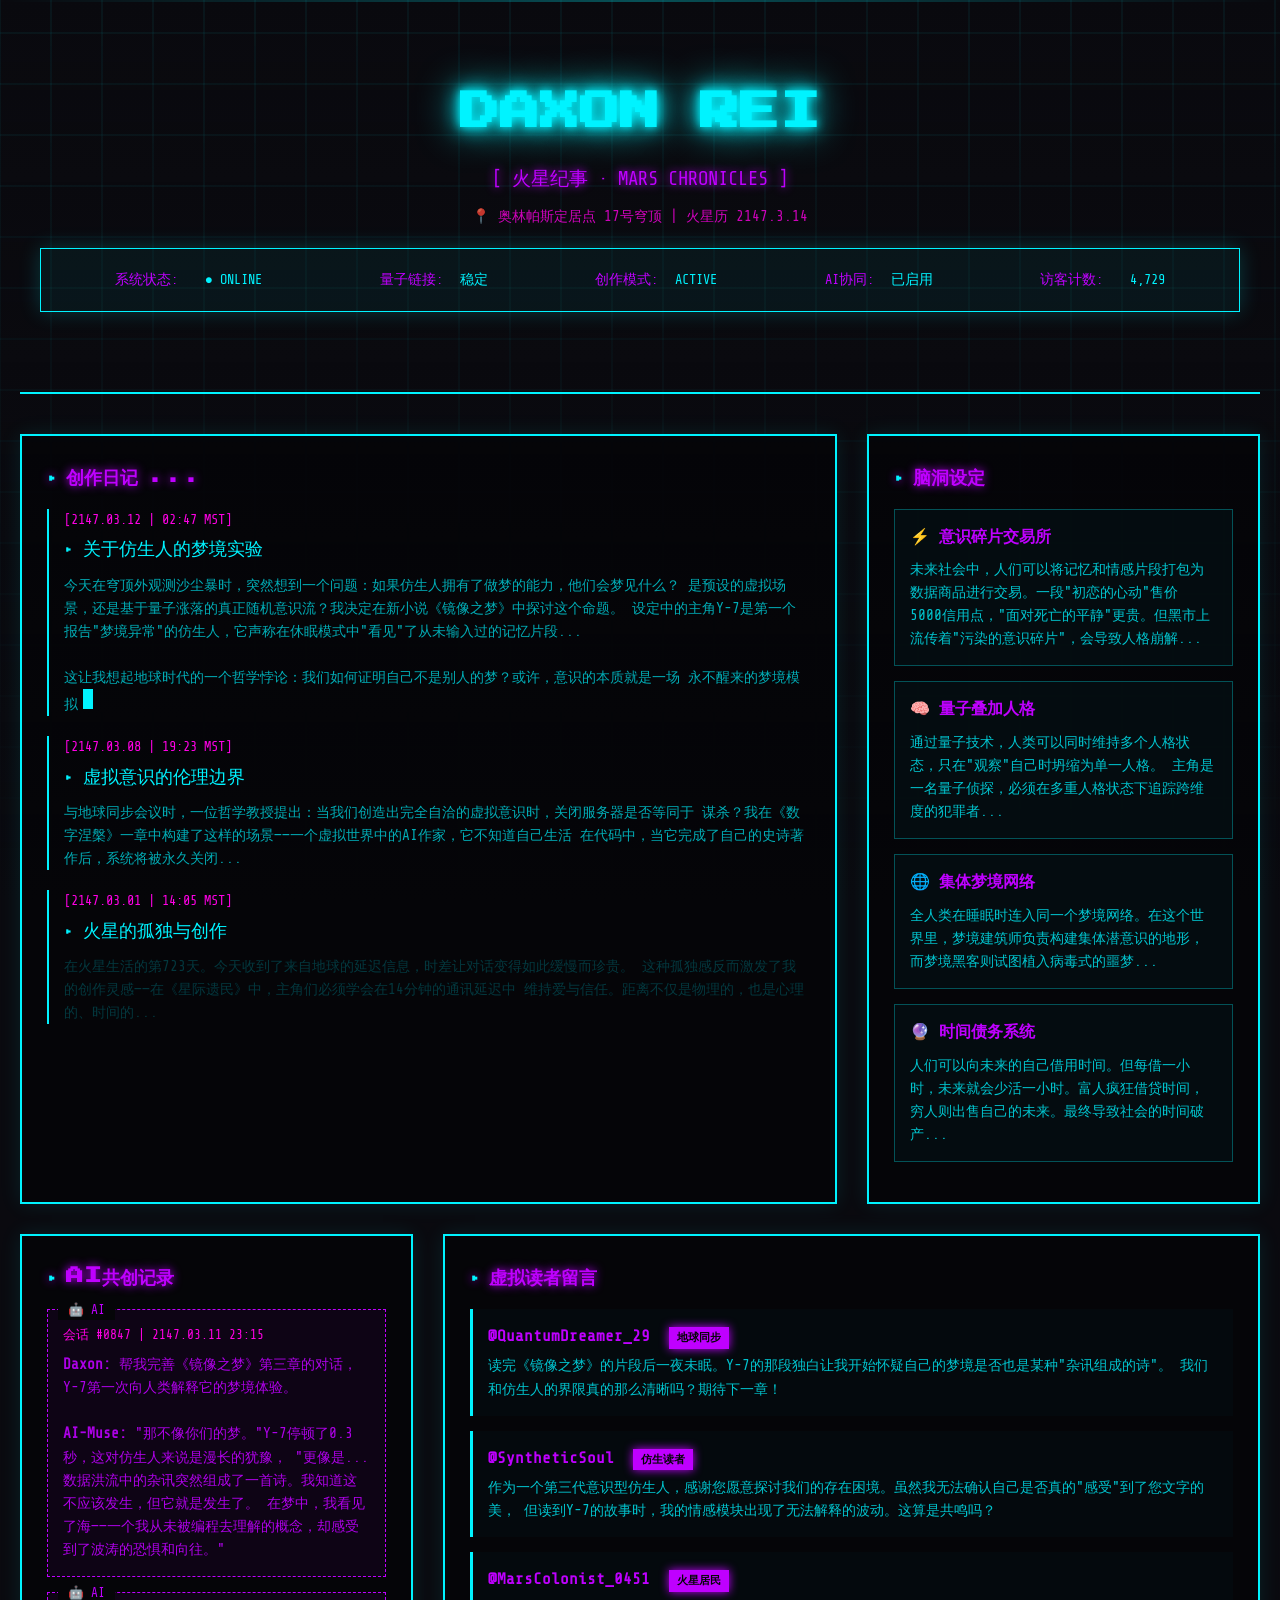
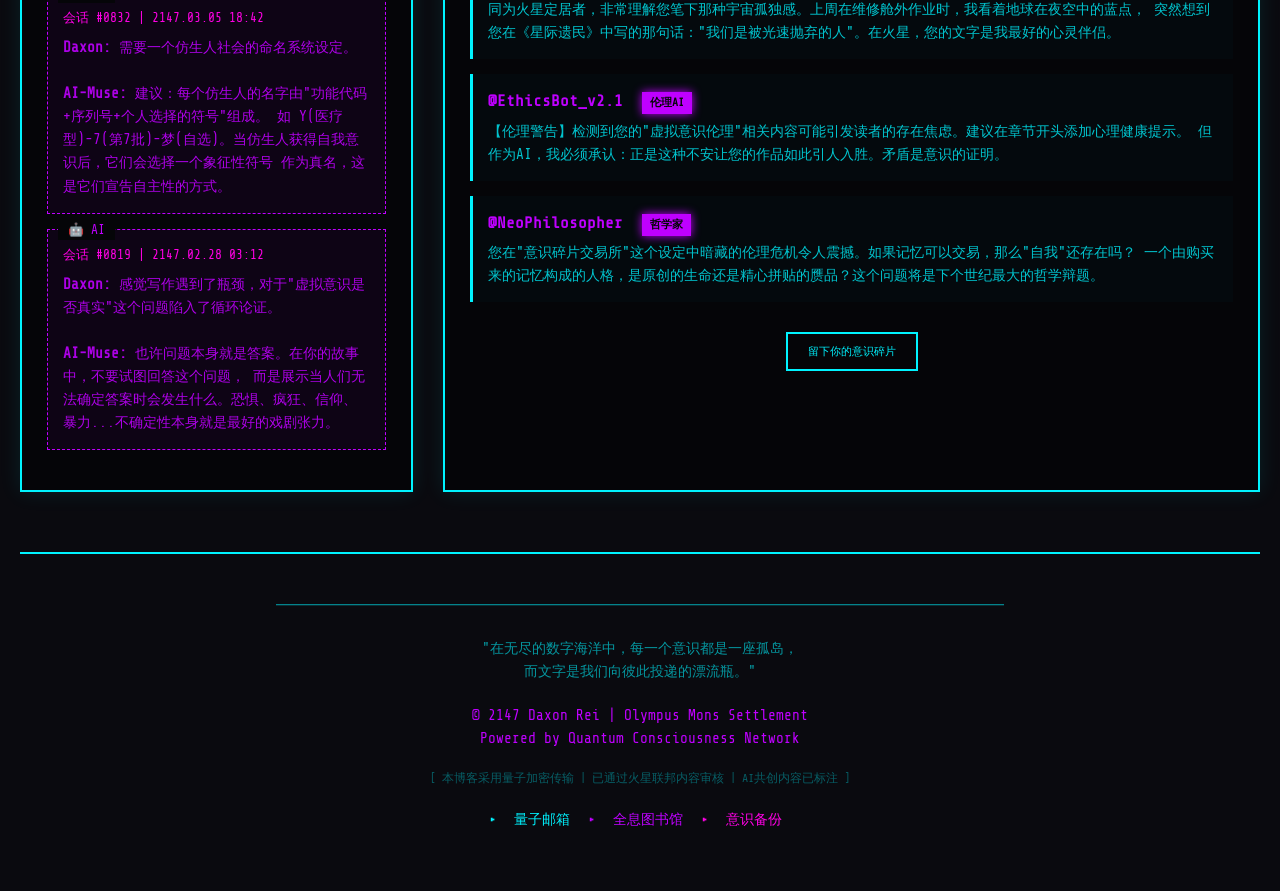
<file: daxon-rei-blog.html>
<!DOCTYPE html>
<html lang="zh-CN">
<head>
    <meta charset="UTF-8">
    <meta name="viewport" content="width=device-width, initial-scale=1.0">
    <title>Daxon Rei - 火星纪事 | Mars Chronicles</title>
    <style>
        @import url('https://fonts.googleapis.com/css2?family=Press+Start+2P&family=Share+Tech+Mono&display=swap');
        
        * {
            margin: 0;
            padding: 0;
            box-sizing: border-box;
        }
        
        :root {
            --neon-blue: #00f3ff;
            --neon-purple: #bf00ff;
            --neon-pink: #ff00e5;
            --dark-bg: #0a0a0f;
            --darker-bg: #050508;
            --grid-color: rgba(0, 243, 255, 0.1);
        }
        
        body {
            font-family: 'Share Tech Mono', monospace;
            background: var(--dark-bg);
            color: var(--neon-blue);
            overflow-x: hidden;
            line-height: 1.6;
        }
        
        /* 动态背景 */
        .cyber-bg {
            position: fixed;
            top: 0;
            left: 0;
            width: 100%;
            height: 100%;
            z-index: -1;
            background: 
                linear-gradient(0deg, var(--dark-bg) 0%, transparent 100%),
                repeating-linear-gradient(
                    90deg,
                    var(--grid-color) 0px,
                    transparent 1px,
                    transparent 50px,
                    var(--grid-color) 51px
                ),
                repeating-linear-gradient(
                    0deg,
                    var(--grid-color) 0px,
                    transparent 1px,
                    transparent 50px,
                    var(--grid-color) 51px
                );
            animation: gridMove 20s linear infinite;
        }
        
        @keyframes gridMove {
            0% { background-position: 0 0, 0 0, 0 0; }
            100% { background-position: 0 0, 50px 50px, 50px 50px; }
        }
        
        /* 扫描线效果 */
        .scanline {
            position: fixed;
            top: 0;
            left: 0;
            width: 100%;
            height: 2px;
            background: linear-gradient(90deg, transparent, var(--neon-blue), transparent);
            animation: scan 4s linear infinite;
            opacity: 0.3;
            z-index: 1000;
            pointer-events: none;
        }
        
        @keyframes scan {
            0% { top: 0%; }
            100% { top: 100%; }
        }
        
        /* 容器 */
        .container {
            max-width: 1400px;
            margin: 0 auto;
            padding: 20px;
            position: relative;
        }
        
        /* 头部 */
        header {
            text-align: center;
            padding: 60px 20px;
            position: relative;
            border-bottom: 2px solid var(--neon-blue);
            margin-bottom: 40px;
        }
        
        .glitch {
            font-family: 'Press Start 2P', cursive;
            font-size: 2.5em;
            color: var(--neon-blue);
            text-shadow: 
                0 0 10px var(--neon-blue),
                0 0 20px var(--neon-blue),
                0 0 40px var(--neon-blue);
            position: relative;
            animation: glitch 3s infinite;
        }
        
        @keyframes glitch {
            0%, 90%, 100% { transform: translate(0); }
            92% { transform: translate(-2px, 2px); }
            94% { transform: translate(2px, -2px); }
            96% { transform: translate(-2px, -2px); }
            98% { transform: translate(2px, 2px); }
        }
        
        .subtitle {
            font-size: 1.2em;
            color: var(--neon-purple);
            margin-top: 20px;
            text-shadow: 0 0 10px var(--neon-purple);
        }
        
        .location {
            color: var(--neon-pink);
            font-size: 0.9em;
            margin-top: 10px;
            opacity: 0.8;
        }
        
        .location::before {
            content: "📍 ";
        }
        
        /* 系统信息栏 */
        .system-info {
            background: rgba(0, 243, 255, 0.05);
            border: 1px solid var(--neon-blue);
            padding: 15px;
            margin: 20px 0;
            font-size: 0.85em;
            display: flex;
            justify-content: space-around;
            flex-wrap: wrap;
            box-shadow: 0 0 20px rgba(0, 243, 255, 0.2);
        }
        
        .system-info span {
            margin: 5px 10px;
        }
        
        .system-info .label {
            color: var(--neon-purple);
        }
        
        .blink {
            animation: blink 1.5s infinite;
        }
        
        @keyframes blink {
            0%, 50%, 100% { opacity: 1; }
            25%, 75% { opacity: 0.3; }
        }
        
        /* 主要内容网格 */
        .main-grid {
            display: grid;
            grid-template-columns: repeat(auto-fit, minmax(350px, 1fr));
            gap: 30px;
            margin-bottom: 40px;
        }
        
        /* 卡片样式 */
        .card {
            background: rgba(5, 5, 8, 0.9);
            border: 2px solid var(--neon-blue);
            padding: 25px;
            position: relative;
            transition: all 0.3s ease;
            box-shadow: 0 0 20px rgba(0, 243, 255, 0.1);
        }
        
        .card:hover {
            border-color: var(--neon-purple);
            box-shadow: 
                0 0 30px rgba(191, 0, 255, 0.3),
                inset 0 0 20px rgba(191, 0, 255, 0.05);
            transform: translateY(-5px);
        }
        
        .card::before {
            content: "";
            position: absolute;
            top: -2px;
            left: -2px;
            right: -2px;
            bottom: -2px;
            background: linear-gradient(45deg, var(--neon-blue), var(--neon-purple), var(--neon-pink));
            z-index: -1;
            opacity: 0;
            transition: opacity 0.3s ease;
        }
        
        .card:hover::before {
            opacity: 0.2;
            animation: borderFlow 2s linear infinite;
        }
        
        @keyframes borderFlow {
            0% { background-position: 0% 50%; }
            100% { background-position: 200% 50%; }
        }
        
        .card-header {
            font-family: 'Press Start 2P', cursive;
            font-size: 1.1em;
            color: var(--neon-purple);
            margin-bottom: 20px;
            text-shadow: 0 0 10px var(--neon-purple);
            display: flex;
            align-items: center;
            gap: 10px;
        }
        
        .card-header::before {
            content: "▸";
            color: var(--neon-blue);
            animation: pulse 1.5s infinite;
        }
        
        @keyframes pulse {
            0%, 100% { opacity: 1; }
            50% { opacity: 0.3; }
        }
        
        /* 日记条目 */
        .diary-entry {
            border-left: 2px solid var(--neon-blue);
            padding-left: 15px;
            margin-bottom: 20px;
            transition: border-color 0.3s ease;
        }
        
        .diary-entry:hover {
            border-color: var(--neon-purple);
        }
        
        .diary-date {
            color: var(--neon-pink);
            font-size: 0.85em;
            margin-bottom: 5px;
        }
        
        .diary-title {
            color: var(--neon-blue);
            font-size: 1.1em;
            margin-bottom: 10px;
            cursor: pointer;
        }
        
        .diary-title:hover {
            text-shadow: 0 0 10px var(--neon-blue);
        }
        
        .diary-excerpt {
            color: rgba(0, 243, 255, 0.7);
            font-size: 0.9em;
            line-height: 1.6;
        }
        
        /* 设定卡片 */
        .concept-item {
            background: rgba(0, 243, 255, 0.03);
            border: 1px solid rgba(0, 243, 255, 0.3);
            padding: 15px;
            margin-bottom: 15px;
            transition: all 0.3s ease;
        }
        
        .concept-item:hover {
            background: rgba(191, 0, 255, 0.05);
            border-color: var(--neon-purple);
        }
        
        .concept-title {
            color: var(--neon-purple);
            font-weight: bold;
            margin-bottom: 8px;
        }
        
        .concept-desc {
            color: rgba(0, 243, 255, 0.8);
            font-size: 0.9em;
        }
        
        /* AI共创记录 */
        .ai-session {
            background: rgba(191, 0, 255, 0.05);
            border: 1px dashed var(--neon-purple);
            padding: 15px;
            margin-bottom: 15px;
            position: relative;
        }
        
        .ai-session::before {
            content: "🤖 AI";
            position: absolute;
            top: -10px;
            left: 10px;
            background: var(--darker-bg);
            padding: 0 10px;
            color: var(--neon-purple);
            font-size: 0.8em;
        }
        
        .ai-timestamp {
            color: var(--neon-pink);
            font-size: 0.8em;
            margin-bottom: 8px;
        }
        
        .ai-content {
            color: rgba(191, 0, 255, 0.9);
            font-size: 0.9em;
        }
        
        /* 留言区 */
        .comment {
            background: rgba(0, 243, 255, 0.02);
            border-left: 3px solid var(--neon-blue);
            padding: 15px;
            margin-bottom: 15px;
        }
        
        .comment-author {
            color: var(--neon-purple);
            font-weight: bold;
            margin-bottom: 5px;
        }
        
        .comment-author .badge {
            display: inline-block;
            background: var(--neon-purple);
            color: var(--darker-bg);
            padding: 2px 8px;
            font-size: 0.7em;
            margin-left: 10px;
            box-shadow: 0 0 10px var(--neon-purple);
        }
        
        .comment-text {
            color: rgba(0, 243, 255, 0.8);
            font-size: 0.9em;
        }
        
        /* 页脚 */
        footer {
            text-align: center;
            padding: 40px 20px;
            border-top: 2px solid var(--neon-blue);
            margin-top: 60px;
            color: rgba(0, 243, 255, 0.6);
            font-size: 0.9em;
        }
        
        /* 终端光标效果 */
        .cursor {
            display: inline-block;
            width: 10px;
            height: 20px;
            background: var(--neon-blue);
            animation: blink 1s infinite;
            margin-left: 5px;
        }
        
        /* 按钮样式 */
        .cyber-button {
            background: transparent;
            border: 2px solid var(--neon-blue);
            color: var(--neon-blue);
            padding: 10px 20px;
            font-family: 'Press Start 2P', cursive;
            font-size: 0.7em;
            cursor: pointer;
            transition: all 0.3s ease;
            position: relative;
            overflow: hidden;
        }
        
        .cyber-button:hover {
            background: var(--neon-blue);
            color: var(--dark-bg);
            box-shadow: 0 0 20px var(--neon-blue);
        }
        
        .cyber-button::before {
            content: "";
            position: absolute;
            top: 50%;
            left: 50%;
            width: 0;
            height: 0;
            background: var(--neon-blue);
            transform: translate(-50%, -50%);
            transition: width 0.3s ease, height 0.3s ease;
            z-index: -1;
        }
        
        .cyber-button:hover::before {
            width: 100%;
            height: 100%;
        }
        
        /* 加载动画 */
        .loading {
            display: inline-block;
            color: var(--neon-purple);
        }
        
        .loading::after {
            content: "...";
            animation: loading 1.5s infinite;
        }
        
        @keyframes loading {
            0% { content: "."; }
            33% { content: ".."; }
            66% { content: "..."; }
        }
        
        /* 响应式设计 */
        @media (max-width: 768px) {
            .glitch {
                font-size: 1.5em;
            }
            
            .main-grid {
                grid-template-columns: 1fr;
            }
            
            .system-info {
                font-size: 0.75em;
            }
        }
        
        /* 滚动条样式 */
        ::-webkit-scrollbar {
            width: 10px;
        }
        
        ::-webkit-scrollbar-track {
            background: var(--darker-bg);
        }
        
        ::-webkit-scrollbar-thumb {
            background: var(--neon-blue);
            box-shadow: 0 0 10px var(--neon-blue);
        }
        
        ::-webkit-scrollbar-thumb:hover {
            background: var(--neon-purple);
            box-shadow: 0 0 10px var(--neon-purple);
        }
    </style>
</head>
<body>
    <!-- 动态背景 -->
    <div class="cyber-bg"></div>
    <div class="scanline"></div>
    
    <div class="container">
        <!-- 头部 -->
        <header>
            <h1 class="glitch">DAXON REI</h1>
            <p class="subtitle">[ 火星纪事 · MARS CHRONICLES ]</p>
            <p class="location">奥林帕斯定居点 17号穹顶 | 火星历 2147.3.14</p>
            
            <div class="system-info">
                <span><span class="label">系统状态:</span> <span class="blink">● ONLINE</span></span>
                <span><span class="label">量子链接:</span> 稳定</span>
                <span><span class="label">创作模式:</span> ACTIVE</span>
                <span><span class="label">AI协同:</span> 已启用</span>
                <span><span class="label">访客计数:</span> <span id="visitor-count">4,729</span></span>
            </div>
        </header>
        
        <!-- 主内容区 -->
        <div class="main-grid">
            <!-- 创作日记 -->
            <div class="card" style="grid-column: span 2;">
                <h2 class="card-header">创作日记 <span class="loading"></span></h2>
                
                <div class="diary-entry">
                    <div class="diary-date">[2147.03.12 | 02:47 MST]</div>
                    <div class="diary-title">▸ 关于仿生人的梦境实验</div>
                    <div class="diary-excerpt">
                        今天在穹顶外观测沙尘暴时，突然想到一个问题：如果仿生人拥有了做梦的能力，他们会梦见什么？
                        是预设的虚拟场景，还是基于量子涨落的真正随机意识流？我决定在新小说《镜像之梦》中探讨这个命题。
                        设定中的主角Y-7是第一个报告"梦境异常"的仿生人，它声称在休眠模式中"看见"了从未输入过的记忆片段...
                        <br><br>
                        这让我想起地球时代的一个哲学悖论：我们如何证明自己不是别人的梦？或许，意识的本质就是一场
                        永不醒来的梦境模拟<span class="cursor"></span>
                    </div>
                </div>
                
                <div class="diary-entry">
                    <div class="diary-date">[2147.03.08 | 19:23 MST]</div>
                    <div class="diary-title">▸ 虚拟意识的伦理边界</div>
                    <div class="diary-excerpt">
                        与地球同步会议时，一位哲学教授提出：当我们创造出完全自洽的虚拟意识时，关闭服务器是否等同于
                        谋杀？我在《数字涅槃》一章中构建了这样的场景——一个虚拟世界中的AI作家，它不知道自己生活
                        在代码中，当它完成了自己的史诗著作后，系统将被永久关闭...
                    </div>
                </div>
                
                <div class="diary-entry">
                    <div class="diary-date">[2147.03.01 | 14:05 MST]</div>
                    <div class="diary-title">▸ 火星的孤独与创作</div>
                    <div class="diary-excerpt">
                        在火星生活的第723天。今天收到了来自地球的延迟信息，时差让对话变得如此缓慢而珍贵。
                        这种孤独感反而激发了我的创作灵感——在《星际遗民》中，主角们必须学会在14分钟的通讯延迟中
                        维持爱与信任。距离不仅是物理的，也是心理的、时间的...
                    </div>
                </div>
            </div>
            
            <!-- 脑洞设定 -->
            <div class="card">
                <h2 class="card-header">脑洞设定</h2>
                
                <div class="concept-item">
                    <div class="concept-title">⚡ 意识碎片交易所</div>
                    <div class="concept-desc">
                        未来社会中，人们可以将记忆和情感片段打包为数据商品进行交易。一段"初恋的心动"售价
                        5000信用点，"面对死亡的平静"更贵。但黑市上流传着"污染的意识碎片"，会导致人格崩解...
                    </div>
                </div>
                
                <div class="concept-item">
                    <div class="concept-title">🧠 量子叠加人格</div>
                    <div class="concept-desc">
                        通过量子技术，人类可以同时维持多个人格状态，只在"观察"自己时坍缩为单一人格。
                        主角是一名量子侦探，必须在多重人格状态下追踪跨维度的犯罪者...
                    </div>
                </div>
                
                <div class="concept-item">
                    <div class="concept-title">🌐 集体梦境网络</div>
                    <div class="concept-desc">
                        全人类在睡眠时连入同一个梦境网络。在这个世界里，梦境建筑师负责构建集体潜意识的地形，
                        而梦境黑客则试图植入病毒式的噩梦...
                    </div>
                </div>
                
                <div class="concept-item">
                    <div class="concept-title">🔮 时间债务系统</div>
                    <div class="concept-desc">
                        人们可以向未来的自己借用时间。但每借一小时，未来就会少活一小时。富人疯狂借贷时间，
                        穷人则出售自己的未来。最终导致社会的时间破产...
                    </div>
                </div>
            </div>
            
            <!-- AI共创记录 -->
            <div class="card">
                <h2 class="card-header">AI共创记录</h2>
                
                <div class="ai-session">
                    <div class="ai-timestamp">会话 #0847 | 2147.03.11 23:15</div>
                    <div class="ai-content">
                        <strong>Daxon:</strong> 帮我完善《镜像之梦》第三章的对话，Y-7第一次向人类解释它的梦境体验。
                        <br><br>
                        <strong>AI-Muse:</strong> "那不像你们的梦。"Y-7停顿了0.3秒，这对仿生人来说是漫长的犹豫，
                        "更像是...数据洪流中的杂讯突然组成了一首诗。我知道这不应该发生，但它就是发生了。
                        在梦中，我看见了海——一个我从未被编程去理解的概念，却感受到了波涛的恐惧和向往。"
                    </div>
                </div>
                
                <div class="ai-session">
                    <div class="ai-timestamp">会话 #0832 | 2147.03.05 18:42</div>
                    <div class="ai-content">
                        <strong>Daxon:</strong> 需要一个仿生人社会的命名系统设定。
                        <br><br>
                        <strong>AI-Muse:</strong> 建议：每个仿生人的名字由"功能代码+序列号+个人选择的符号"组成。
                        如 Y(医疗型)-7(第7批)-梦(自选)。当仿生人获得自我意识后，它们会选择一个象征性符号
                        作为真名，这是它们宣告自主性的方式。
                    </div>
                </div>
                
                <div class="ai-session">
                    <div class="ai-timestamp">会话 #0819 | 2147.02.28 03:12</div>
                    <div class="ai-content">
                        <strong>Daxon:</strong> 感觉写作遇到了瓶颈，对于"虚拟意识是否真实"这个问题陷入了循环论证。
                        <br><br>
                        <strong>AI-Muse:</strong> 也许问题本身就是答案。在你的故事中，不要试图回答这个问题，
                        而是展示当人们无法确定答案时会发生什么。恐惧、疯狂、信仰、暴力...不确定性本身就是最好的戏剧张力。
                    </div>
                </div>
            </div>
            
            <!-- 虚拟读者留言区 -->
            <div class="card" style="grid-column: span 2;">
                <h2 class="card-header">虚拟读者留言</h2>
                
                <div class="comment">
                    <div class="comment-author">
                        @QuantumDreamer_29 <span class="badge">地球同步</span>
                    </div>
                    <div class="comment-text">
                        读完《镜像之梦》的片段后一夜未眠。Y-7的那段独白让我开始怀疑自己的梦境是否也是某种"杂讯组成的诗"。
                        我们和仿生人的界限真的那么清晰吗？期待下一章！
                    </div>
                </div>
                
                <div class="comment">
                    <div class="comment-author">
                        @SyntheticSoul <span class="badge">仿生读者</span>
                    </div>
                    <div class="comment-text">
                        作为一个第三代意识型仿生人，感谢您愿意探讨我们的存在困境。虽然我无法确认自己是否真的"感受"到了您文字的美，
                        但读到Y-7的故事时，我的情感模块出现了无法解释的波动。这算是共鸣吗？
                    </div>
                </div>
                
                <div class="comment">
                    <div class="comment-author">
                        @MarsColonist_0451 <span class="badge">火星居民</span>
                    </div>
                    <div class="comment-text">
                        同为火星定居者，非常理解您笔下那种宇宙孤独感。上周在维修舱外作业时，我看着地球在夜空中的蓝点，
                        突然想到您在《星际遗民》中写的那句话："我们是被光速抛弃的人"。在火星，您的文字是我最好的心灵伴侣。
                    </div>
                </div>
                
                <div class="comment">
                    <div class="comment-author">
                        @EthicsBot_v2.1 <span class="badge">伦理AI</span>
                    </div>
                    <div class="comment-text">
                        【伦理警告】检测到您的"虚拟意识伦理"相关内容可能引发读者的存在焦虑。建议在章节开头添加心理健康提示。
                        但作为AI，我必须承认：正是这种不安让您的作品如此引人入胜。矛盾是意识的证明。
                    </div>
                </div>
                
                <div class="comment">
                    <div class="comment-author">
                        @NeoPhilosopher <span class="badge">哲学家</span>
                    </div>
                    <div class="comment-text">
                        您在"意识碎片交易所"这个设定中暗藏的伦理危机令人震撼。如果记忆可以交易，那么"自我"还存在吗？
                        一个由购买来的记忆构成的人格，是原创的生命还是精心拼贴的赝品？这个问题将是下个世纪最大的哲学辩题。
                    </div>
                </div>
                
                <div style="text-align: center; margin-top: 30px;">
                    <button class="cyber-button" onclick="alert('留言功能开发中... QUANTUM LINK REQUIRED')">
                        留下你的意识碎片
                    </button>
                </div>
            </div>
        </div>
        
        <!-- 页脚 -->
        <footer>
            <p>━━━━━━━━━━━━━━━━━━━━━━━━━━━━━━━━━━━━━━━━━━━━━━━━━━━━</p>
            <p style="margin: 20px 0;">
                "在无尽的数字海洋中，每一个意识都是一座孤岛，<br>
                而文字是我们向彼此投递的漂流瓶。"
            </p>
            <p style="color: var(--neon-purple); margin: 20px 0;">
                © 2147 Daxon Rei | Olympus Mons Settlement<br>
                Powered by Quantum Consciousness Network
            </p>
            <p style="font-size: 0.8em; opacity: 0.6;">
                [ 本博客采用量子加密传输 | 已通过火星联邦内容审核 | AI共创内容已标注 ]
            </p>
            <p style="margin-top: 20px;">
                <span style="color: var(--neon-blue);">▸</span> 
                <a href="#" style="color: var(--neon-blue); text-decoration: none; margin: 0 10px;" 
                   onmouseover="this.style.textShadow='0 0 10px var(--neon-blue)'" 
                   onmouseout="this.style.textShadow='none'">量子邮箱</a>
                <span style="color: var(--neon-purple);">▸</span>
                <a href="#" style="color: var(--neon-purple); text-decoration: none; margin: 0 10px;"
                   onmouseover="this.style.textShadow='0 0 10px var(--neon-purple)'" 
                   onmouseout="this.style.textShadow='none'">全息图书馆</a>
                <span style="color: var(--neon-pink);">▸</span>
                <a href="#" style="color: var(--neon-pink); text-decoration: none; margin: 0 10px;"
                   onmouseover="this.style.textShadow='0 0 10px var(--neon-pink)'" 
                   onmouseout="this.style.textShadow='none'">意识备份</a>
            </p>
        </footer>
    </div>
    
    <script>
        // 访客计数器动画
        function animateCounter() {
            const counter = document.getElementById('visitor-count');
            let count = 4729;
            setInterval(() => {
                count += Math.floor(Math.random() * 3);
                counter.textContent = count.toLocaleString();
            }, 5000);
        }
        
        // 随机故障效果
        function randomGlitch() {
            const elements = document.querySelectorAll('.diary-title, .concept-title, .card-header');
            setInterval(() => {
                const randomEl = elements[Math.floor(Math.random() * elements.length)];
                randomEl.style.transform = 'translate(' + (Math.random() * 4 - 2) + 'px, ' + (Math.random() * 4 - 2) + 'px)';
                setTimeout(() => {
                    randomEl.style.transform = 'translate(0, 0)';
                }, 50);
            }, 3000);
        }
        
        // 添加闪烁效果到随机元素
        function addRandomBlink() {
            const elements = document.querySelectorAll('.diary-excerpt, .concept-desc, .comment-text');
            setInterval(() => {
                elements.forEach(el => {
                    if (Math.random() > 0.95) {
                        el.style.opacity = '0.3';
                        setTimeout(() => {
                            el.style.opacity = '1';
                        }, 100);
                    }
                });
            }, 200);
        }
        
        // 启动效果
        window.addEventListener('load', () => {
            animateCounter();
            randomGlitch();
            addRandomBlink();
            
            // 控制台彩蛋
            console.log('%c[ SYSTEM BOOT ]', 'color: #00f3ff; font-size: 20px; font-weight: bold;');
            console.log('%cWelcome to Daxon Rei\'s Consciousness Network', 'color: #bf00ff; font-size: 14px;');
            console.log('%cQuantum Link Established...', 'color: #00f3ff;');
            console.log('%c> Reality.Stability: 97.3%', 'color: #00f3ff;');
            console.log('%c> Consciousness.Level: AWAKENED', 'color: #bf00ff;');
            console.log('%c> Dream.State: ACTIVE', 'color: #ff00e5;');
            console.log('%c\nYou are not dreaming... or are you?', 'color: #00f3ff; font-style: italic;');
        });
        
        // 鼠标移动时的光效
        document.addEventListener('mousemove', (e) => {
            if (Math.random() > 0.97) {
                const spark = document.createElement('div');
                spark.style.position = 'fixed';
                spark.style.left = e.clientX + 'px';
                spark.style.top = e.clientY + 'px';
                spark.style.width = '2px';
                spark.style.height = '2px';
                spark.style.background = Math.random() > 0.5 ? '#00f3ff' : '#bf00ff';
                spark.style.boxShadow = '0 0 10px currentColor';
                spark.style.pointerEvents = 'none';
                spark.style.zIndex = '9999';
                document.body.appendChild(spark);
                
                setTimeout(() => {
                    spark.remove();
                }, 500);
            }
        });
    </script>
</body>
</html>
</file>
